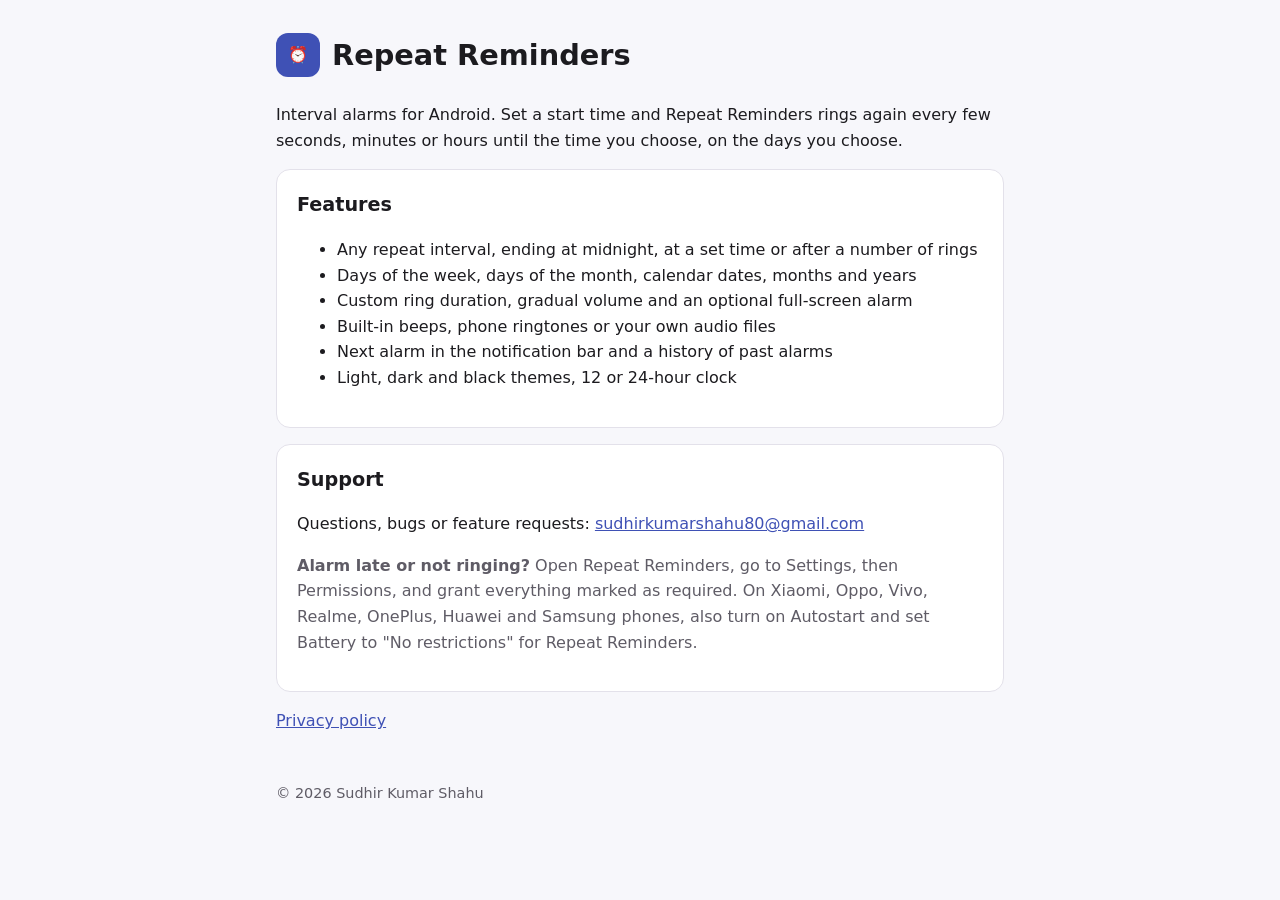
<file: docs/index.html>
<!doctype html>
<html lang="en"><head><meta charset="utf-8"><meta name="viewport" content="width=device-width,initial-scale=1">
<title>Repeat Reminders</title><meta name="description" content="Repeat Reminders: interval alarms that repeat every few seconds, minutes or hours on the days you choose.">
<link rel="stylesheet" href="style.css"></head>
<body><main>
<header><div class="logo">⏰</div><h1>Repeat Reminders</h1></header>
<p>Interval alarms for Android. Set a start time and Repeat Reminders rings again every few seconds, minutes or hours until the time you choose, on the days you choose.</p>
<div class="card">
<h2 style="margin-top:0">Features</h2>
<ul>
<li>Any repeat interval, ending at midnight, at a set time or after a number of rings</li>
<li>Days of the week, days of the month, calendar dates, months and years</li>
<li>Custom ring duration, gradual volume and an optional full-screen alarm</li>
<li>Built-in beeps, phone ringtones or your own audio files</li>
<li>Next alarm in the notification bar and a history of past alarms</li>
<li>Light, dark and black themes, 12 or 24-hour clock</li>
</ul></div>
<div class="card">
<h2 style="margin-top:0">Support</h2>
<p>Questions, bugs or feature requests: <a href="mailto:sudhirkumarshahu80@gmail.com">sudhirkumarshahu80@gmail.com</a></p>
<p class="muted"><strong>Alarm late or not ringing?</strong> Open Repeat Reminders, go to Settings, then Permissions, and grant everything marked as required. On Xiaomi, Oppo, Vivo, Realme, OnePlus, Huawei and Samsung phones, also turn on Autostart and set Battery to "No restrictions" for Repeat Reminders.</p>
</div>
<p><a href="privacy.html">Privacy policy</a></p>
<footer>© 2026 Sudhir Kumar Shahu</footer>
</main></body></html>
</file>
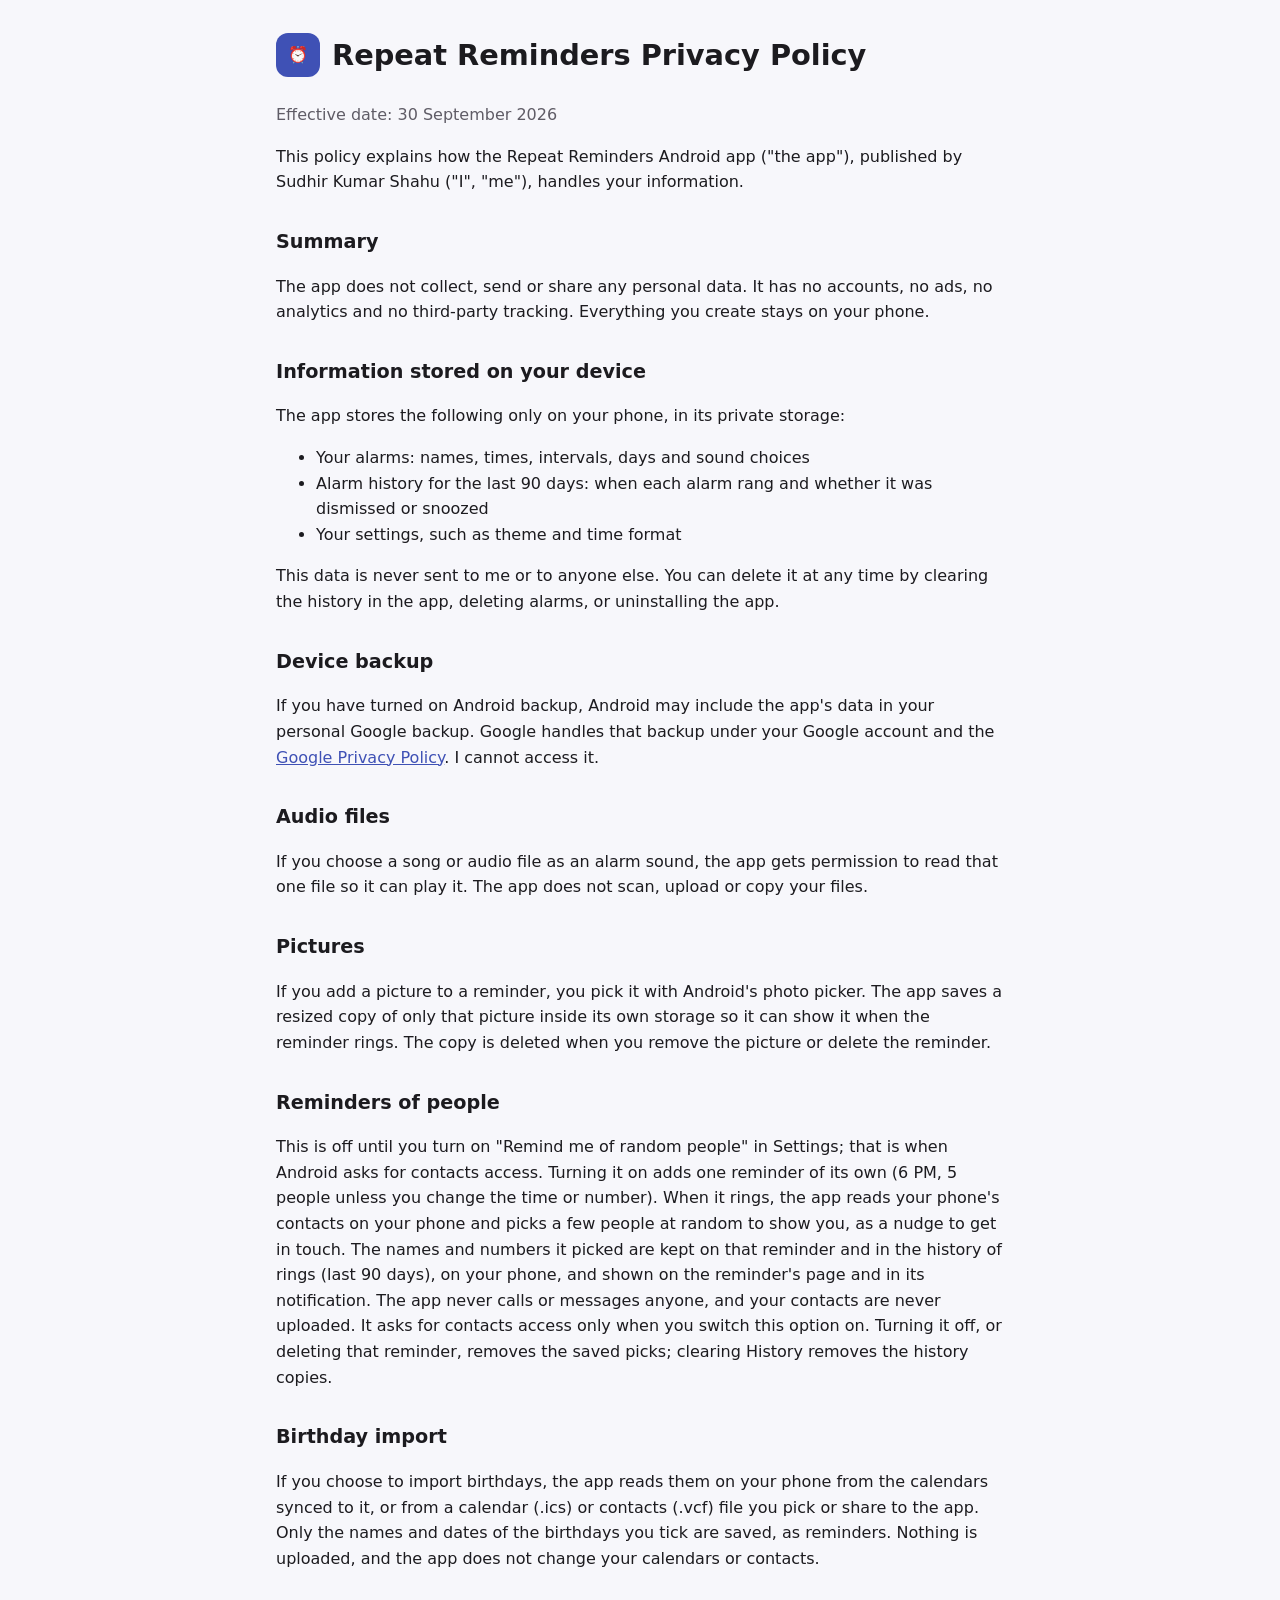
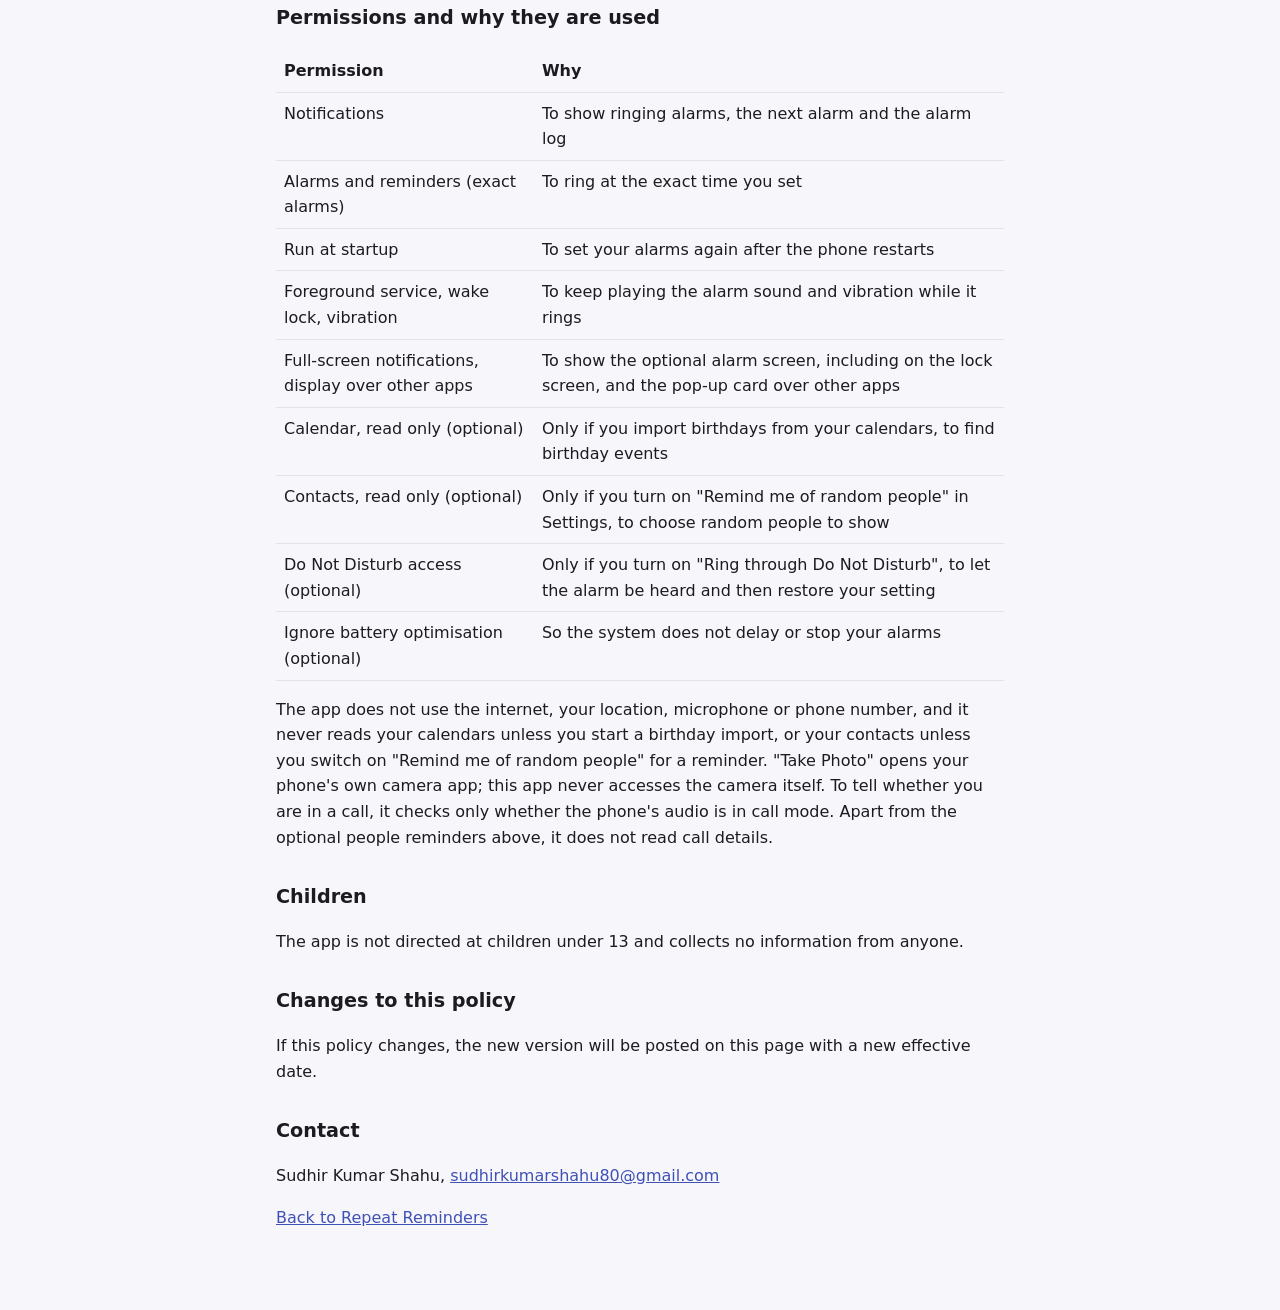
<file: docs/privacy.html>
<!doctype html>
<html lang="en"><head><meta charset="utf-8"><meta name="viewport" content="width=device-width,initial-scale=1">
<title>Privacy Policy</title><meta name="description" content="Privacy policy for the Repeat Reminders Android app.">
<link rel="stylesheet" href="style.css"></head>
<body><main>
<header><div class="logo">⏰</div><h1>Repeat Reminders Privacy Policy</h1></header>
<p class="muted">Effective date: 30 September 2026</p>

<p>This policy explains how the Repeat Reminders Android app ("the app"), published by Sudhir Kumar Shahu ("I", "me"), handles your information.</p>

<h2>Summary</h2>
<p>The app does not collect, send or share any personal data. It has no accounts, no ads, no analytics and no third-party tracking. Everything you create stays on your phone.</p>

<h2>Information stored on your device</h2>
<p>The app stores the following only on your phone, in its private storage:</p>
<ul>
<li>Your alarms: names, times, intervals, days and sound choices</li>
<li>Alarm history for the last 90 days: when each alarm rang and whether it was dismissed or snoozed</li>
<li>Your settings, such as theme and time format</li>
</ul>
<p>This data is never sent to me or to anyone else. You can delete it at any time by clearing the history in the app, deleting alarms, or uninstalling the app.</p>

<h2>Device backup</h2>
<p>If you have turned on Android backup, Android may include the app's data in your personal Google backup. Google handles that backup under your Google account and the <a href="https://policies.google.com/privacy">Google Privacy Policy</a>. I cannot access it.</p>

<h2>Audio files</h2>
<p>If you choose a song or audio file as an alarm sound, the app gets permission to read that one file so it can play it. The app does not scan, upload or copy your files.</p>

<h2>Pictures</h2>
<p>If you add a picture to a reminder, you pick it with Android's photo picker. The app saves a resized copy of only that picture inside its own storage so it can show it when the reminder rings. The copy is deleted when you remove the picture or delete the reminder.</p>

<h2>Reminders of people</h2>
<p>This is off until you turn on "Remind me of random people" in Settings; that is when Android asks for contacts access. Turning it on adds one reminder of its own (6 PM, 5 people unless you change the time or number). When it rings, the app reads your phone's contacts on your phone and picks a few people at random to show you, as a nudge to get in touch. The names and numbers it picked are kept on that reminder and in the history of rings (last 90 days), on your phone, and shown on the reminder's page and in its notification. The app never calls or messages anyone, and your contacts are never uploaded. It asks for contacts access only when you switch this option on. Turning it off, or deleting that reminder, removes the saved picks; clearing History removes the history copies.</p>

<h2>Birthday import</h2>
<p>If you choose to import birthdays, the app reads them on your phone from the calendars synced to it, or from a calendar (.ics) or contacts (.vcf) file you pick or share to the app. Only the names and dates of the birthdays you tick are saved, as reminders. Nothing is uploaded, and the app does not change your calendars or contacts.</p>

<h2>Permissions and why they are used</h2>
<table>
<tr><th>Permission</th><th>Why</th></tr>
<tr><td>Notifications</td><td>To show ringing alarms, the next alarm and the alarm log</td></tr>
<tr><td>Alarms and reminders (exact alarms)</td><td>To ring at the exact time you set</td></tr>
<tr><td>Run at startup</td><td>To set your alarms again after the phone restarts</td></tr>
<tr><td>Foreground service, wake lock, vibration</td><td>To keep playing the alarm sound and vibration while it rings</td></tr>
<tr><td>Full-screen notifications, display over other apps</td><td>To show the optional alarm screen, including on the lock screen, and the pop-up card over other apps</td></tr>
<tr><td>Calendar, read only (optional)</td><td>Only if you import birthdays from your calendars, to find birthday events</td></tr>
<tr><td>Contacts, read only (optional)</td><td>Only if you turn on "Remind me of random people" in Settings, to choose random people to show</td></tr>
<tr><td>Do Not Disturb access (optional)</td><td>Only if you turn on "Ring through Do Not Disturb", to let the alarm be heard and then restore your setting</td></tr>
<tr><td>Ignore battery optimisation (optional)</td><td>So the system does not delay or stop your alarms</td></tr>
</table>
<p>The app does not use the internet, your location, microphone or phone number, and it never reads your calendars unless you start a birthday import, or your contacts unless you switch on "Remind me of random people" for a reminder. "Take Photo" opens your phone's own camera app; this app never accesses the camera itself. To tell whether you are in a call, it checks only whether the phone's audio is in call mode. Apart from the optional people reminders above, it does not read call details.</p>

<h2>Children</h2>
<p>The app is not directed at children under 13 and collects no information from anyone.</p>

<h2>Changes to this policy</h2>
<p>If this policy changes, the new version will be posted on this page with a new effective date.</p>

<h2>Contact</h2>
<p>Sudhir Kumar Shahu, <a href="mailto:sudhirkumarshahu80@gmail.com">sudhirkumarshahu80@gmail.com</a></p>
<p><a href="index.html">Back to Repeat Reminders</a></p>
</main></body></html>
</file>
<file: docs/style.css>
:root{--bg:#f7f7fb;--fg:#1c1b1f;--muted:#5f5c66;--card:#fff;--accent:#3f51b5;--line:#e3e1ea}
@media (prefers-color-scheme:dark){:root{--bg:#121216;--fg:#e8e6ee;--muted:#a8a4b2;--card:#1c1c22;--accent:#9fa8ff;--line:#2c2b33}}
*{box-sizing:border-box}
body{margin:0;background:var(--bg);color:var(--fg);font:16px/1.6 system-ui,-apple-system,"Segoe UI",Roboto,sans-serif}
main{max-width:760px;margin:0 auto;padding:32px 16px 64px}
header{display:flex;align-items:center;gap:12px;margin-bottom:24px}
header .logo{width:44px;height:44px;border-radius:12px;background:var(--accent);display:grid;place-items:center;color:#fff;font-weight:700}
h1{font-size:1.8rem;margin:0}h2{font-size:1.2rem;margin-top:2rem}
a{color:var(--accent)}
.card{background:var(--card);border:1px solid var(--line);border-radius:14px;padding:20px;margin:16px 0}
.muted{color:var(--muted)}
table{border-collapse:collapse;width:100%}td,th{border-bottom:1px solid var(--line);padding:8px;text-align:left;vertical-align:top}
footer{margin-top:48px;color:var(--muted);font-size:.9rem}
</file>
